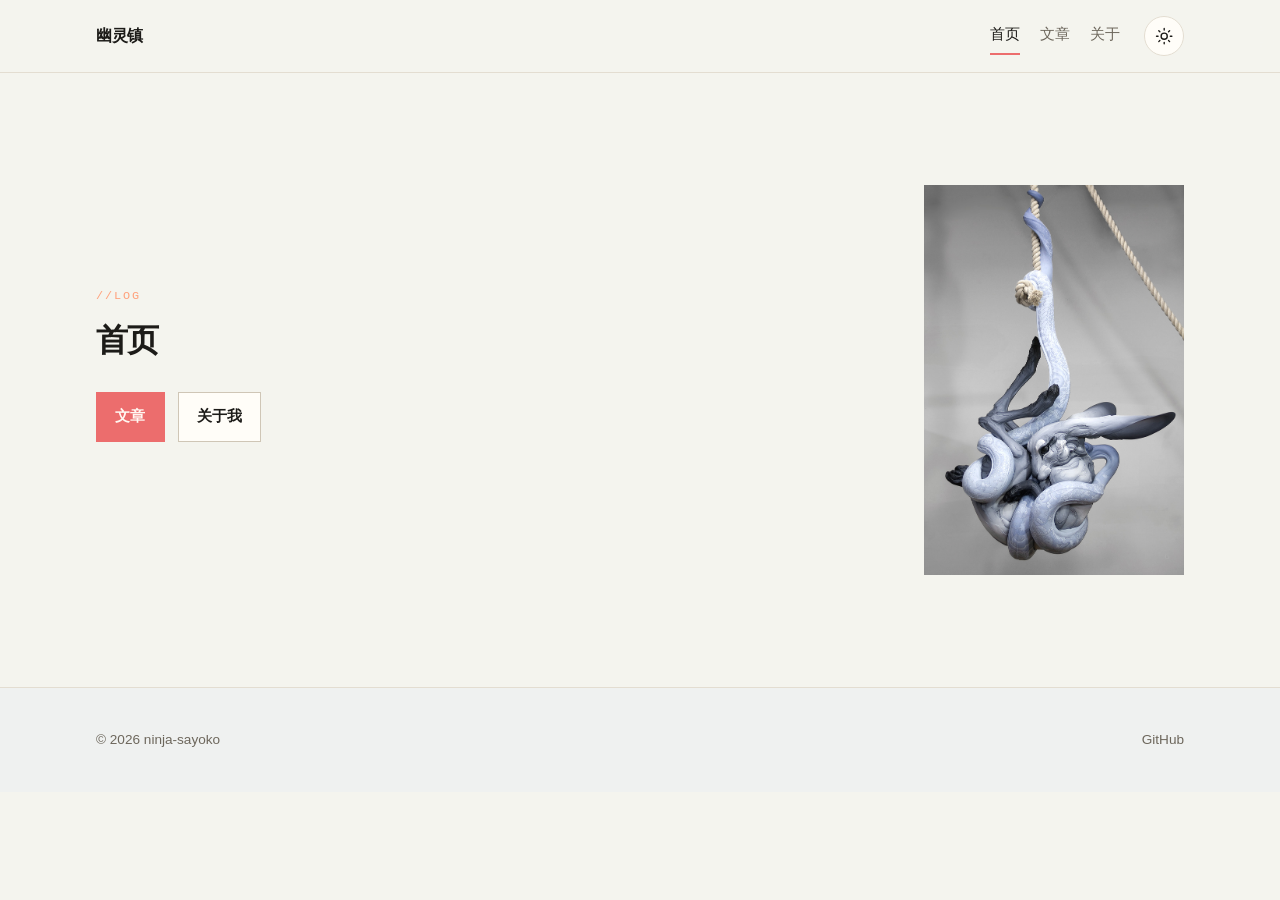
<file: index.html>
<!doctype html>
<html lang="zh-CN">
<head>
    <meta charset="UTF-8">
    <meta name="viewport" content="width=device-width, initial-scale=1.0">
    <title>Sayoko Blog</title>
    <meta name="description" content="ninja-sayoko">
    <link rel="canonical" href="https://sayokoinghostpia.github.io/">
    <meta property="og:type" content="website">
    <meta property="og:title" content="幽灵镇">
    <meta property="og:description" content="ninja-sayoko 的个人博客">
    <meta property="og:url" content="https://sayokoinghostpia.github.io/">
    <meta property="og:site_name" content="幽灵镇">
    <meta property="og:locale" content="zh_CN">
    <meta name="twitter:card" content="summary">
    <meta name="theme-color" media="(prefers-color-scheme: light)" content="#f7f4ed">
    <meta name="theme-color" media="(prefers-color-scheme: dark)" content="#111214">
    <link rel="icon" href="/img/favicon.svg" type="image/svg+xml">
    <script>
        (() => {
            let saved = null
            try { saved = localStorage.getItem('theme') } catch {}
            const dark = saved ? saved === 'dark'
                : matchMedia('(prefers-color-scheme: dark)').matches
            document.documentElement.dataset.theme = dark ? 'dark' : 'light'
        })()
    </script>
    <!-- 控制主题色 -->
  <script type="module" crossorigin src="/assets/main-COROdv5J.js"></script>
  <link rel="stylesheet" crossorigin href="/assets/main-BDgzse5K.css">
</head>
<body>
    <a class="skip-link" href="#main">跳到主要内容</a>
    <header class="site-header">
    <div class="container header-inner">
        <a class="brand" href="/" aria-label="Sayoko Blog">
            <span>幽灵镇</span>
        </a>
        <nav class="site-nav" aria-label="主导航">
            <a href="/">首页</a>
            <a href="/blog/">文章</a>
            <a href="/about/">关于</a>
        </nav>
        <button class="theme-toggle" id="theme-toggle" type="button" aria-label="切换主题">
            <svg class="icon icon-sun" viewBox="0 0 24 24" aria-hidden="true">
                <circle cx="12" cy="12" r="4"></circle>
                <path d="M12 2v2M12 20v2M4.93 4.93l1.41 1.41M17.66 17.66l1.41 1.41M2 12h2M20 12h2M4.93 19.07l1.41-1.41M17.66 6.34l1.41-1.41"></path>
            </svg>
            <svg class="icon icon-moon" viewBox="0 0 24 24" aria-hidden="true">
                <path d="M21 12.79A9 9 0 1 1 11.21 3 7 7 0 0 0 21 12.79z"></path>
            </svg>
        </button>
    </div>
</header>
<main id="main">

        <div class="container hero-inner">
            <div class="hero-copy">
                <p class="eyebrow">//LOG</p>
                <h1>首页</h1>
                <p class="hero-lede">

                </p>
                <div class="hero-actions">
                    <a class="btn btn-primary" href="/blog/">文章</a>
                    <a class="btn" href="/about/">关于我</a>
                </div>
                <ul class="hero-meta" aria-label="在意的事">
                    <!-- 添加列表/文本 -->
                </ul>
            </div>
            <div class="hero-image">
                <img src="/img/01_beth_cavener.jpg" alt="艺术家beth_cavener的作品" width="667" height="1000">
            </div>
        </div>
        <!-- 首页自我介绍 -->

    <!--section class="section section-muted">
        <div class="container home-about">
            <div>
                <p class="eyebrow">// ABOUT</p>
                <h4>关于</h4>
            </div>
            <div>
                <a class="text-link" href="/about/">了解更多 →</a>
            </div>
        </div>
    </section -->
</main>
    <footer class="site-footer">
    <div class="container footer-inner">
        <p>© <span id="year">2026</span> ninja-sayoko</p>
        <nav class="footer-nav" aria-label="页脚导航">
            <a href="https://github.com/sayokoinghostpia" target="_blank" rel="noopener noreferrer">GitHub</a>
        </nav>
    </div>
</footer>
</body>
</html>
</file>
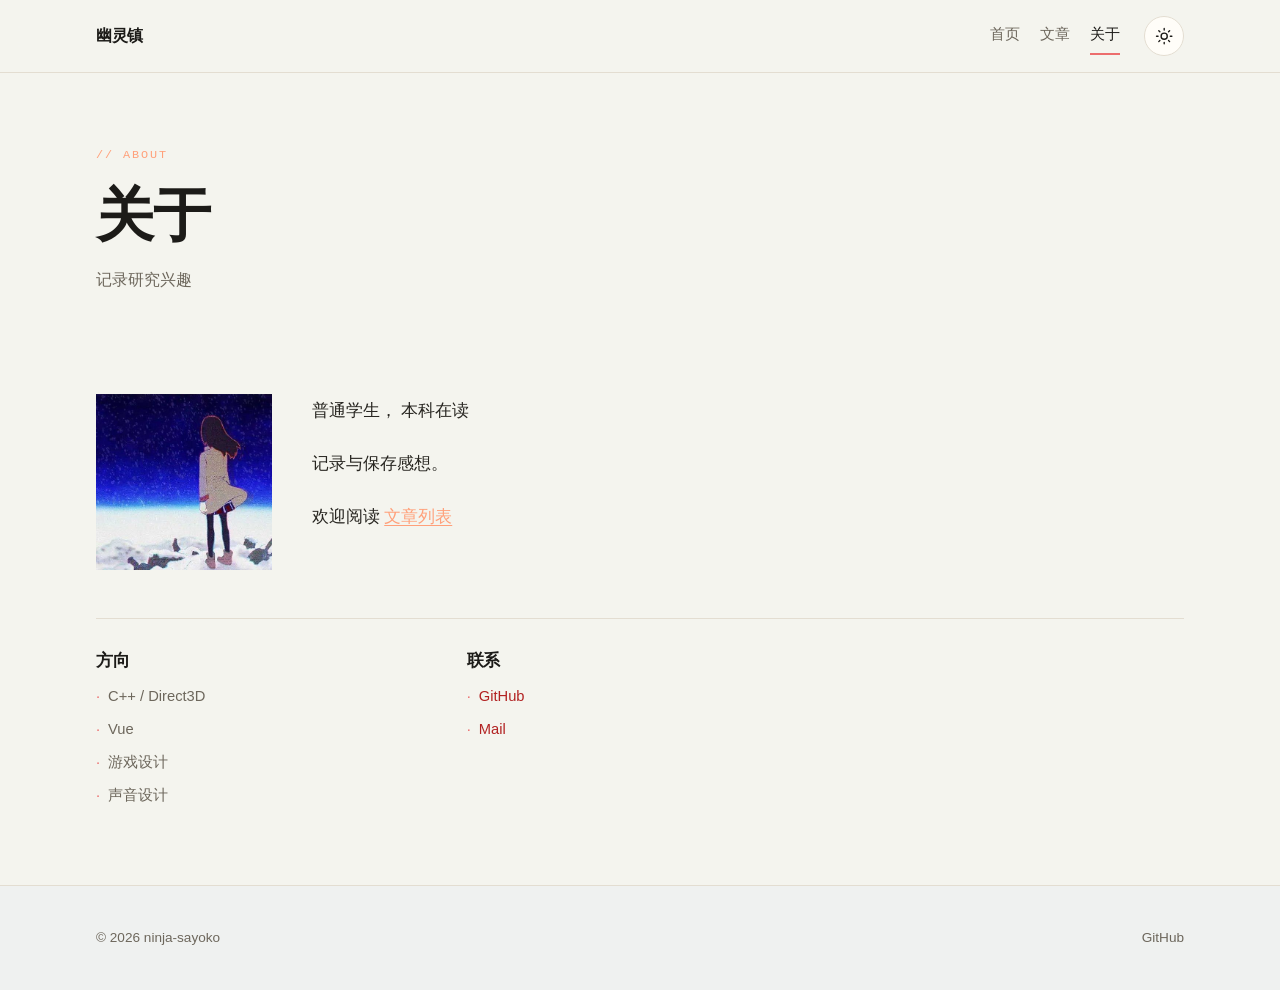
<file: about/index.html>
<!doctype html>
<html lang="zh-CN">
<head>
    <meta charset="UTF-8">
    <meta name="viewport" content="width=device-width, initial-scale=1.0">
    <title>Sayoko Blog</title>
    <meta name="description" content="ninja-sayoko">
    <link rel="canonical" href="https://sayokoinghostpia.github.io/">
    <meta property="og:type" content="website">
    <meta property="og:title" content="幽灵镇">
    <meta property="og:description" content="ninja-sayoko 的个人博客">
    <meta property="og:url" content="https://sayokoinghostpia.github.io/">
    <meta property="og:site_name" content="幽灵镇">
    <meta property="og:locale" content="zh_CN">
    <meta name="twitter:card" content="summary">
    <meta name="theme-color" media="(prefers-color-scheme: light)" content="#f7f4ed">
    <meta name="theme-color" media="(prefers-color-scheme: dark)" content="#111214">
    <link rel="icon" href="/img/favicon.svg" type="image/svg+xml">
    <script>
        (() => {
            let saved = null
            try { saved = localStorage.getItem('theme') } catch {}
            const dark = saved ? saved === 'dark'
                : matchMedia('(prefers-color-scheme: dark)').matches
            document.documentElement.dataset.theme = dark ? 'dark' : 'light'
        })()
    </script>
    <!-- 控制主题色 -->
  <script type="module" crossorigin src="/assets/main-COROdv5J.js"></script>
  <link rel="stylesheet" crossorigin href="/assets/main-BDgzse5K.css">
</head>
<body>
<a class="skip-link" href="#main">跳到主要内容</a>

<header class="site-header">
    <div class="container header-inner">
        <a class="brand" href="/" aria-label="Sayoko Blog">
            <span>幽灵镇</span>
        </a>
        <nav class="site-nav" aria-label="主导航">
            <a href="/">首页</a>
            <a href="/blog/">文章</a>
            <a href="/about/">关于</a>
        </nav>
        <button class="theme-toggle" id="theme-toggle" type="button" aria-label="切换主题">
            <svg class="icon icon-sun" viewBox="0 0 24 24" aria-hidden="true">
                <circle cx="12" cy="12" r="4"></circle>
                <path d="M12 2v2M12 20v2M4.93 4.93l1.41 1.41M17.66 17.66l1.41 1.41M2 12h2M20 12h2M4.93 19.07l1.41-1.41M17.66 6.34l1.41-1.41"></path>
            </svg>
            <svg class="icon icon-moon" viewBox="0 0 24 24" aria-hidden="true">
                <path d="M21 12.79A9 9 0 1 1 11.21 3 7 7 0 0 0 21 12.79z"></path>
            </svg>
        </button>
    </div>
</header>

<main id="main">
    <section class="page-head">
        <div class="container">
            <p class="eyebrow">// ABOUT</p>
            <h1>关于</h1>
            <p class="page-lede">记录研究兴趣</p>
        </div>
    </section>

    <section class="section">
        <div class="container">
            <div class="about-intro">
                <!--div class="about-mark" aria-hidden="true"-->
                    <img src="/img/profile.JPG" alt="" width="479" height="479">
                <!--/div-->
                <div class="prose">
                    <p>
                        普通学生，
                        本科在读
                    </p>
                    <p>
                        记录与保存感想。
                    </p>
                    <p>
                        欢迎阅读
                        <a href="/blog/">文章列表</a>
                    </p>
                </div>
            </div>

            <div class="about-grid">
                <section>
                    <h2>方向</h2>
                    <ul>
                        <li>C++ / Direct3D</li>
                        <li>Vue</li>
                        <li>游戏设计</li>
                        <li>声音设计</li>
                    </ul>
                </section>

                <section>
                    <h2>联系</h2>
                    <ul>
                        <li><a href="https://github.com/sayokoinghostpia" target="_blank" rel="noopener noreferrer">GitHub</a></li>
                        <li><a href="mailto:unrealrivivo@gmail.com" target="_blank" rel="noopener noreferrer">Mail</a></li>
                    </ul>
                </section>
            </div>
        </div>
    </section>
</main>

<footer class="site-footer">
    <div class="container footer-inner">
        <p>© <span id="year">2026</span> ninja-sayoko</p>
        <nav class="footer-nav" aria-label="页脚导航">
            <a href="https://github.com/sayokoinghostpia" target="_blank" rel="noopener noreferrer">GitHub</a>
        </nav>
    </div>
</footer>

</body>
</html>
</file>
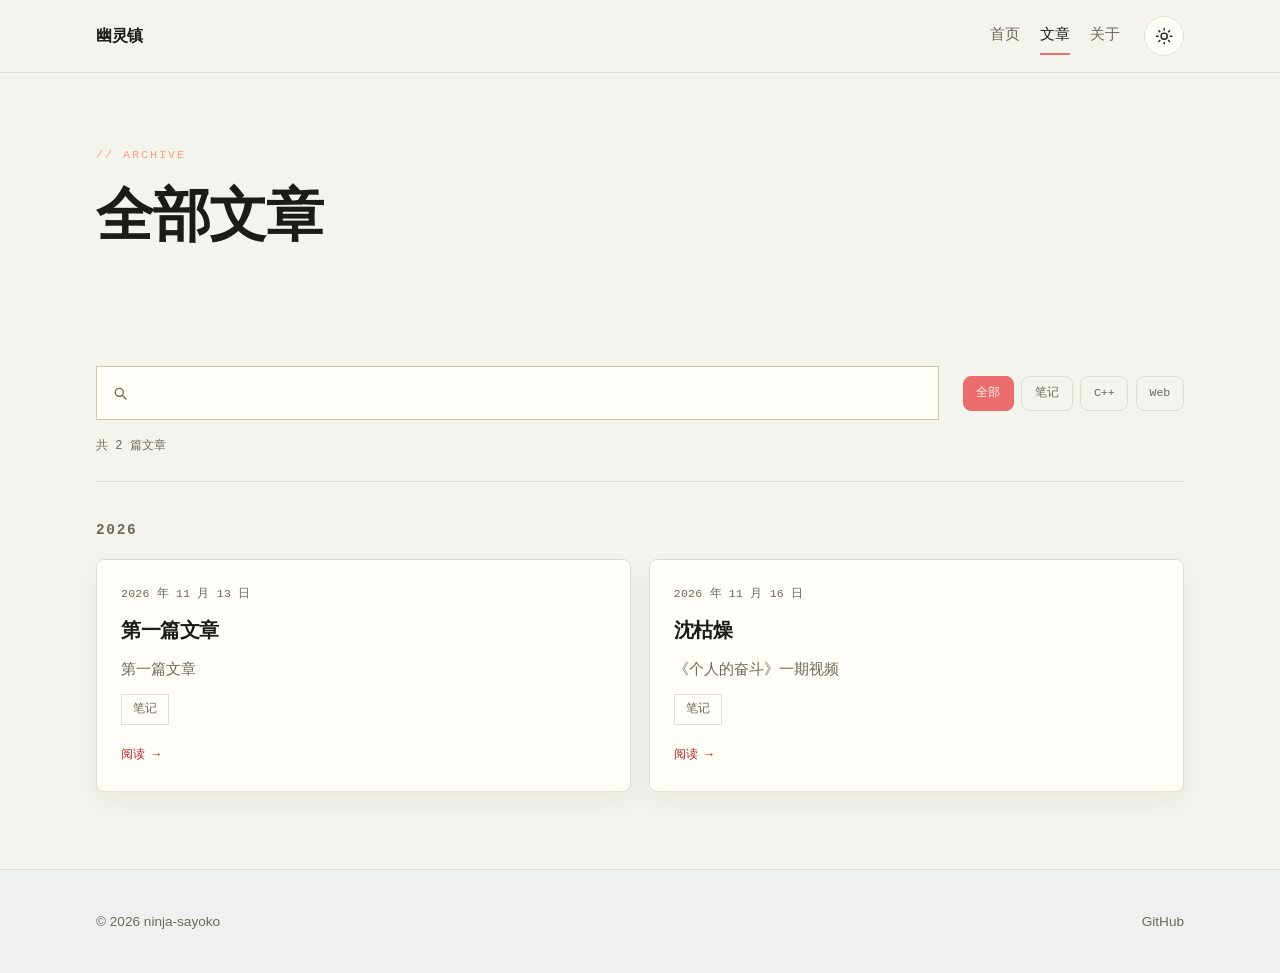
<file: blog/index.html>
<!doctype html>
<html lang="zh-CN">
<head>
    <meta charset="UTF-8">
    <meta name="viewport" content="width=device-width, initial-scale=1.0">
    <title>Sayoko Blog</title>
    <meta name="description" content="ninja-sayoko">
    <link rel="canonical" href="https://sayokoinghostpia.github.io/">
    <meta property="og:type" content="website">
    <meta property="og:title" content="幽灵镇">
    <meta property="og:description" content="ninja-sayoko 的个人博客">
    <meta property="og:url" content="https://sayokoinghostpia.github.io/">
    <meta property="og:site_name" content="幽灵镇">
    <meta property="og:locale" content="zh_CN">
    <meta name="twitter:card" content="summary">
    <meta name="theme-color" media="(prefers-color-scheme: light)" content="#f7f4ed">
    <meta name="theme-color" media="(prefers-color-scheme: dark)" content="#111214">
    <link rel="icon" href="/img/favicon.svg" type="image/svg+xml">
    <script>
        (() => {
            let saved = null
            try { saved = localStorage.getItem('theme') } catch {}
            const dark = saved ? saved === 'dark'
                : matchMedia('(prefers-color-scheme: dark)').matches
            document.documentElement.dataset.theme = dark ? 'dark' : 'light'
        })()
    </script>
    <!-- 控制主题色 -->
  <script type="module" crossorigin src="/assets/main-COROdv5J.js"></script>
  <link rel="stylesheet" crossorigin href="/assets/main-BDgzse5K.css">
</head>
<body>
<a class="skip-link" href="#main">跳到主要内容</a>

<header class="site-header">
    <div class="container header-inner">
        <a class="brand" href="/" aria-label="Sayoko Blog">
            <span>幽灵镇</span>
        </a>
        <nav class="site-nav" aria-label="主导航">
            <a href="/">首页</a>
            <a href="/blog/">文章</a>
            <a href="/about/">关于</a>
        </nav>
        <button class="theme-toggle" id="theme-toggle" type="button" aria-label="切换主题">
            <svg class="icon icon-sun" viewBox="0 0 24 24" aria-hidden="true">
                <circle cx="12" cy="12" r="4"></circle>
                <path d="M12 2v2M12 20v2M4.93 4.93l1.41 1.41M17.66 17.66l1.41 1.41M2 12h2M20 12h2M4.93 19.07l1.41-1.41M17.66 6.34l1.41-1.41"></path>
            </svg>
            <svg class="icon icon-moon" viewBox="0 0 24 24" aria-hidden="true">
                <path d="M21 12.79A9 9 0 1 1 11.21 3 7 7 0 0 0 21 12.79z"></path>
            </svg>
        </button>
    </div>
</header>

<main id="main">
    <section class="page-head">
        <div class="container">
            <p class="eyebrow">// ARCHIVE</p>
            <h1>全部文章</h1>
        </div>
    </section>

    <section class="section">
        <div class="container">
            <div class="blog-controls">
                <div class="search" aria-label="文章搜索">
                    <svg class="search-icon" viewBox="0 0 24 24" aria-hidden="true">
                        <circle cx="11" cy="11" r="6"></circle>
                        <path d="M16 16l5 5"></path>
                    </svg>
                    <label class="sr-only" for="post-search">搜索文章</label>
                    <input id="post-search" type="search" placeholder="" autocomplete="off">
                </div>

                <div class="filter-bar" role="group" aria-label="按标签筛选">
                    <button class="filter is-active" data-filter="all" type="button">全部</button>
                    <button class="filter" data-filter="notes" type="button">笔记</button>
                    <button class="filter" data-filter="cpp" type="button">C++</button>
                    <button class="filter" data-filter="web" type="button">Web</button>
                </div>

                <p class="blog-count" id="blog-count" aria-live="polite">共 4 篇文章</p>
            </div>

            <noscript>
                <p class="blog-count">搜索需启用JS</p>
            </noscript>

            <p class="empty-state" id="blog-empty" hidden>
                没有相关的痕迹...
            </p>

            <section class="year-group" data-year="2026">
                <h2 class="year-title">2026</h2>

                <div class="post-grid">
                    <article class="post-card" data-title="第一篇文章" data-tags="notes meta">
                        <p class="post-card__meta">
                            <time datetime="2026-11-13">2026 年 11 月 13 日</time>
                        </p>
                        <h3><a href="/posts/hello-world/">第一篇文章</a></h3>
                        <p>第一篇文章</p>
                        <div class="tag-list">
                            <a class="tag" href="/blog/?tag=notes">笔记</a>
                        </div>
                        <a class="post-card__more" href="/posts/hello-world/">阅读 →</a>
                    </article>
                    <article class="post-card" data-title="沈枯燥" data-tags="notes meta">
                        <p class="post-card__meta">
                            <time datetime="2026-11-13">2026 年 11 月 16 日</time>
                        </p>
                        <h3><a href="/posts/personal-struggle/">沈枯燥</a></h3>
                        <p>《个人的奋斗》一期视频</p>
                        <div class="tag-list">
                            <a class="tag" href="/blog/?tag=notes">笔记</a>
                        </div>
                        <a class="post-card__more" href="/posts/personal-struggle/">阅读 →</a>
                    </article>

                </div>
            </section>
        </div>
    </section>
</main>
<footer class="site-footer">
    <div class="container footer-inner">
        <p>© <span id="year">2026</span> ninja-sayoko</p>
        <nav class="footer-nav" aria-label="页脚导航">
            <a href="https://github.com/sayokoinghostpia" target="_blank" rel="noopener noreferrer">GitHub</a>
        </nav>
    </div>
</footer>
</body>
</html>
</file>
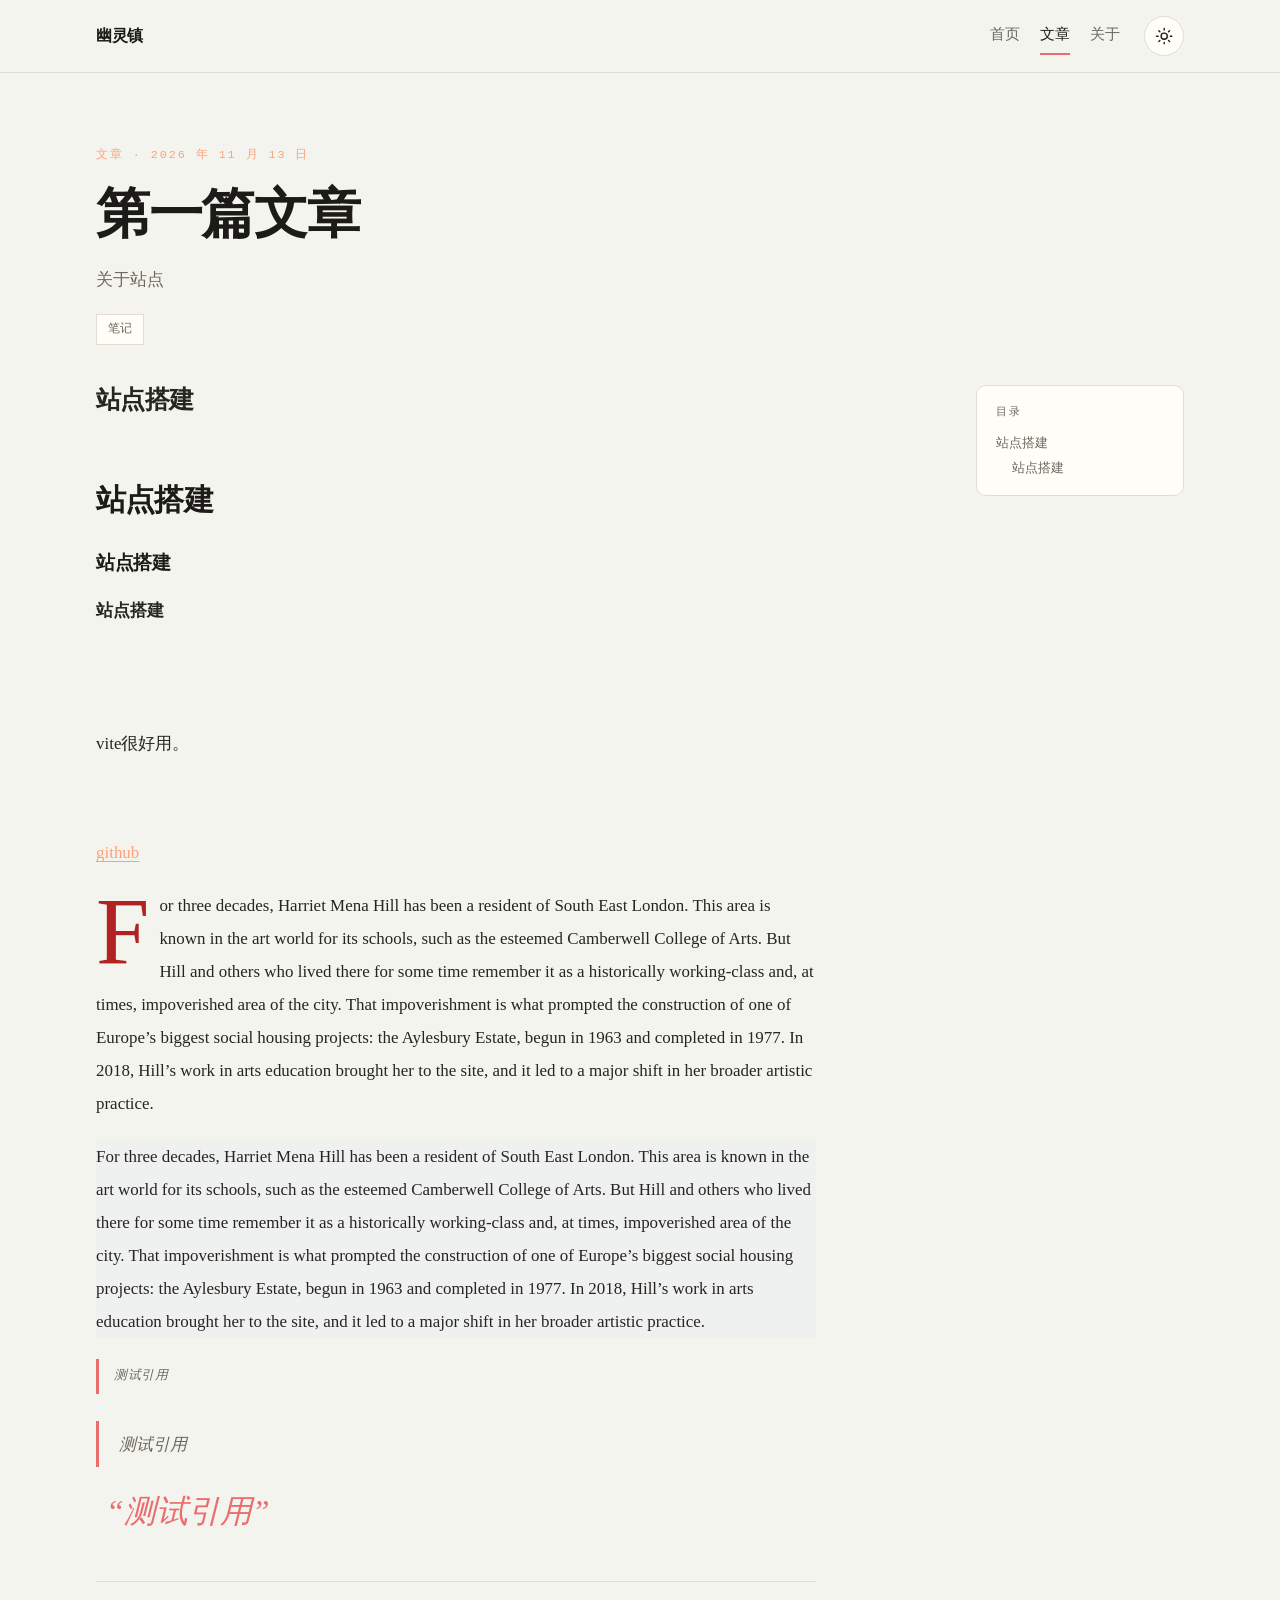
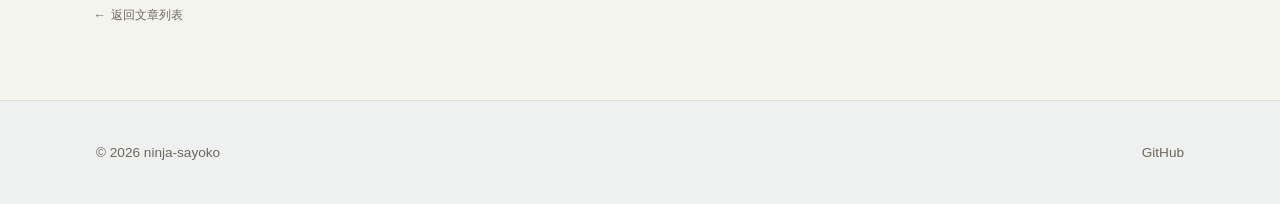
<file: posts/hello-world/index.html>
<!doctype html>
<html lang="zh-CN">
<head>
    <meta charset="UTF-8">
    <meta name="viewport" content="width=device-width, initial-scale=1.0">
    <title>Sayoko Blog</title>
    <meta name="description" content="ninja-sayoko">
    <link rel="canonical" href="https://sayokoinghostpia.github.io/">
    <meta property="og:type" content="website">
    <meta property="og:title" content="幽灵镇">
    <meta property="og:description" content="ninja-sayoko 的个人博客">
    <meta property="og:url" content="https://sayokoinghostpia.github.io/">
    <meta property="og:site_name" content="幽灵镇">
    <meta property="og:locale" content="zh_CN">
    <meta name="twitter:card" content="summary">
    <meta name="theme-color" media="(prefers-color-scheme: light)" content="#f7f4ed">
    <meta name="theme-color" media="(prefers-color-scheme: dark)" content="#111214">
    <link rel="icon" href="/img/favicon.svg" type="image/svg+xml">
    <script>
        (() => {
            let saved = null
            try { saved = localStorage.getItem('theme') } catch {}
            const dark = saved ? saved === 'dark'
                : matchMedia('(prefers-color-scheme: dark)').matches
            document.documentElement.dataset.theme = dark ? 'dark' : 'light'
        })()
    </script>
    <!-- 控制主题色 -->
  <script type="module" crossorigin src="/assets/main-COROdv5J.js"></script>
  <link rel="stylesheet" crossorigin href="/assets/main-BDgzse5K.css">
</head>
<body>
<a class="skip-link" href="#main">跳到主要内容</a>

<header class="site-header">
    <div class="container header-inner">
        <a class="brand" href="/" aria-label="Sayoko Blog">
            <span>幽灵镇</span>
        </a>
        <nav class="site-nav" aria-label="主导航">
            <a href="/">首页</a>
            <a href="/blog/">文章</a>
            <a href="/about/">关于</a>
        </nav>
        <button class="theme-toggle" id="theme-toggle" type="button" aria-label="切换主题">
            <svg class="icon icon-sun" viewBox="0 0 24 24" aria-hidden="true">
                <circle cx="12" cy="12" r="4"></circle>
                <path d="M12 2v2M12 20v2M4.93 4.93l1.41 1.41M17.66 17.66l1.41 1.41M2 12h2M20 12h2M4.93 19.07l1.41-1.41M17.66 6.34l1.41-1.41"></path>
            </svg>
            <svg class="icon icon-moon" viewBox="0 0 24 24" aria-hidden="true">
                <path d="M21 12.79A9 9 0 1 1 11.21 3 7 7 0 0 0 21 12.79z"></path>
            </svg>
        </button>
    </div>
</header>

<main id="main">
    <article class="post container">
        <header class="post-header">
            <p class="eyebrow">
                文章 · <time datetime="2026-11-13">2026 年 11 月 13 日</time>
            </p>
            <h1>第一篇文章</h1>
            <p class="post-summary">关于站点</p>
            <div class="tag-list">
                <a class="tag" href="/blog/?tag=notes">笔记</a>
            </div>
        </header>

        <div class="post-layout">
            <aside class="post-toc" aria-label="目录">
                <p class="post-toc__title">目录</p>
                <nav id="toc"></nav>
            </aside>

            <div class="post-content prose">
                <h1>站点搭建</h1>
                <h2>站点搭建</h2>
                <h3>站点搭建</h3>
                <h4>站点搭建</h4>
                <p class="section">
                    vite很好用。
                </p>
                <a href="http://github.com">github</a>

                <p>
                <span class="element-drop-cap">
                    <span class="element-drop-cap-letter">F</span></span>or three decades, Harriet Mena Hill has been a resident of South East London. This area is known in the art world for its schools, such as the esteemed Camberwell College of Arts. But Hill and others who lived there for some time remember it as a historically working-class and, at times, impoverished area of the city. That impoverishment is what prompted the construction of one of Europe’s biggest social housing projects: the Aylesbury Estate, begun in 1963 and completed in 1977. In 2018, Hill’s work in arts education brought her to the site, and it led to a major shift in her broader artistic practice.
                </p>

                <p class="section-muted">
                    For three decades, Harriet Mena Hill has been a resident of South East London. This area is known in the art world for its schools, such as the esteemed Camberwell College of Arts. But Hill and others who lived there for some time remember it as a historically working-class and, at times, impoverished area of the city. That impoverishment is what prompted the construction of one of Europe’s biggest social housing projects: the Aylesbury Estate, begun in 1963 and completed in 1977. In 2018, Hill’s work in arts education brought her to the site, and it led to a major shift in her broader artistic practice.
                </p>
                <blockquote class="text-link">测试引用</blockquote>
                <blockquote>测试引用</blockquote>
                <span class="proverbs">“测试引用”</span>

            </div>
        </div>

        <footer class="post-footer">
            <nav class="post-nav" aria-label="文章导航">
                <a href="/blog/">← 返回文章列表</a>
            </nav>
        </footer>
    </article>
</main>

<footer class="site-footer">
    <div class="container footer-inner">
        <p>© <span id="year">2026</span> ninja-sayoko</p>
        <nav class="footer-nav" aria-label="页脚导航">
            <a href="https://github.com/sayokoinghostpia" target="_blank" rel="noopener noreferrer">GitHub</a>
        </nav>
    </div>
</footer>

</body>
</html>
</file>
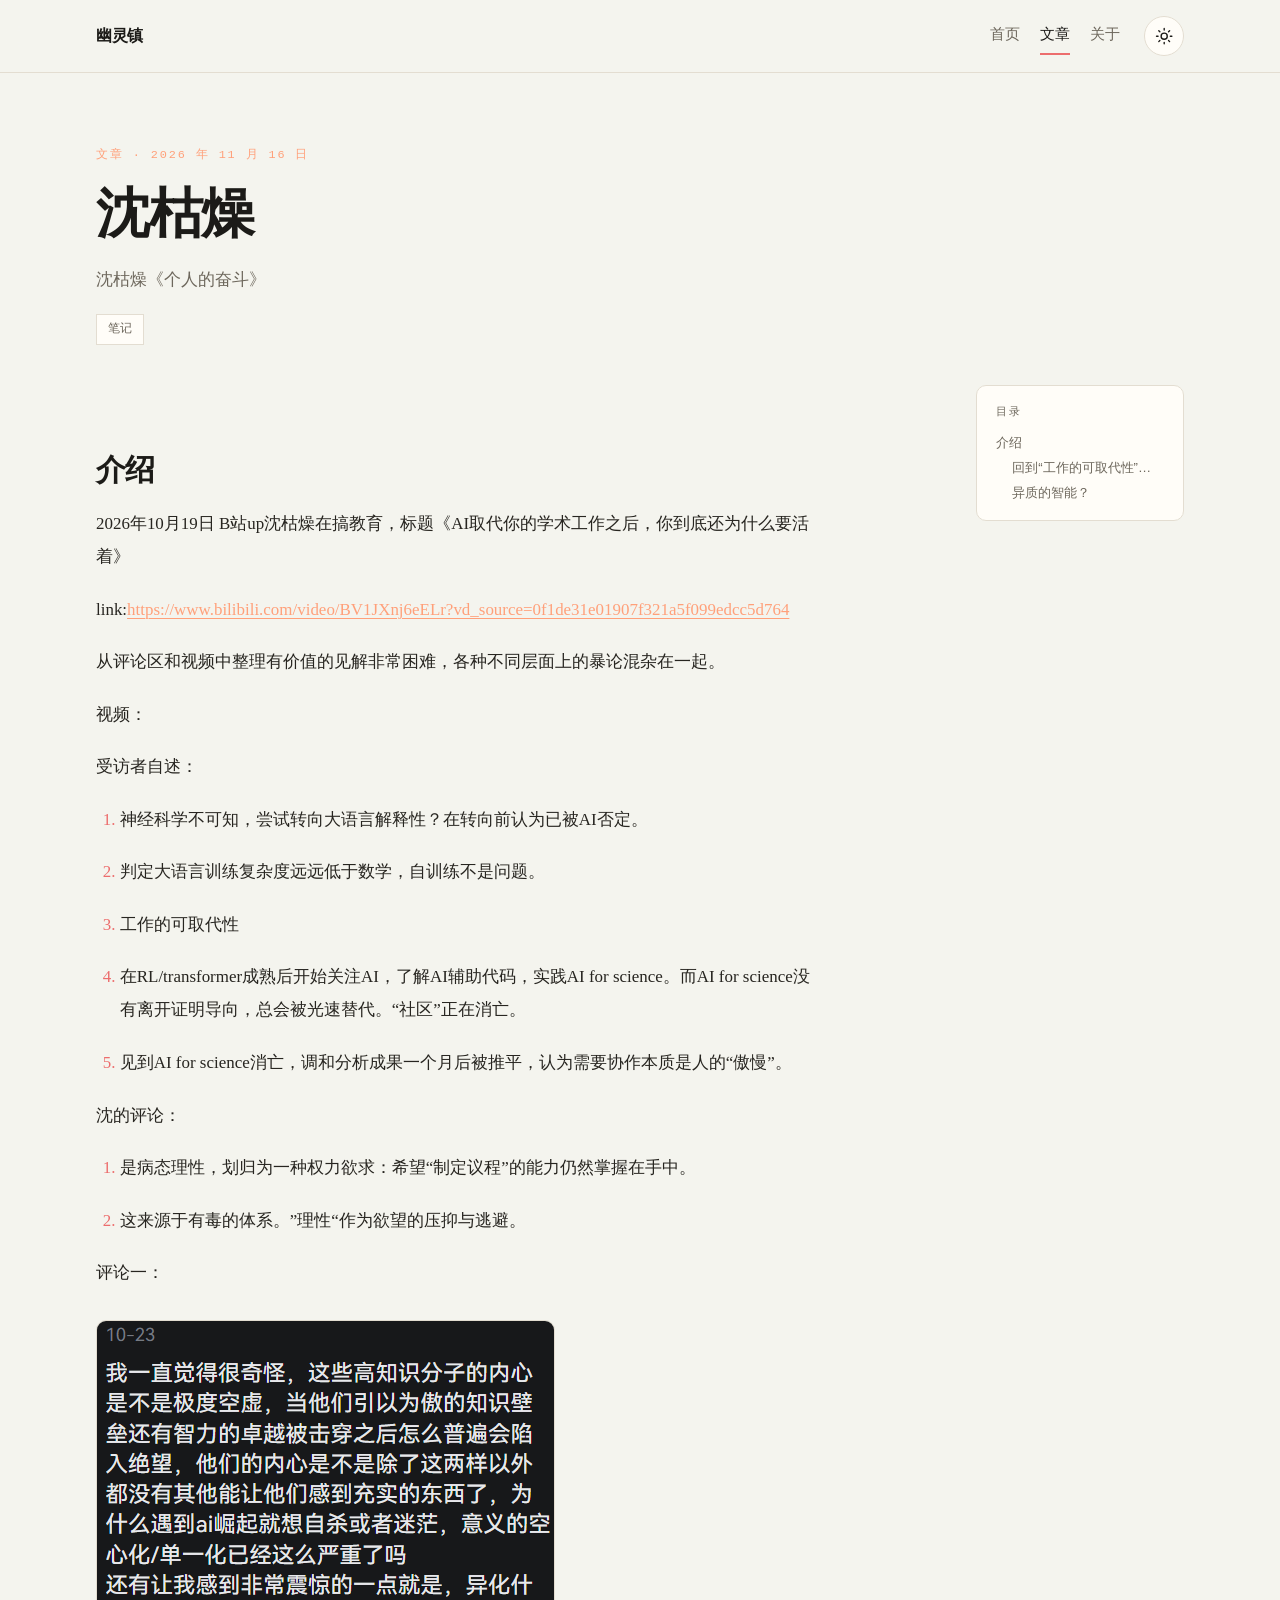
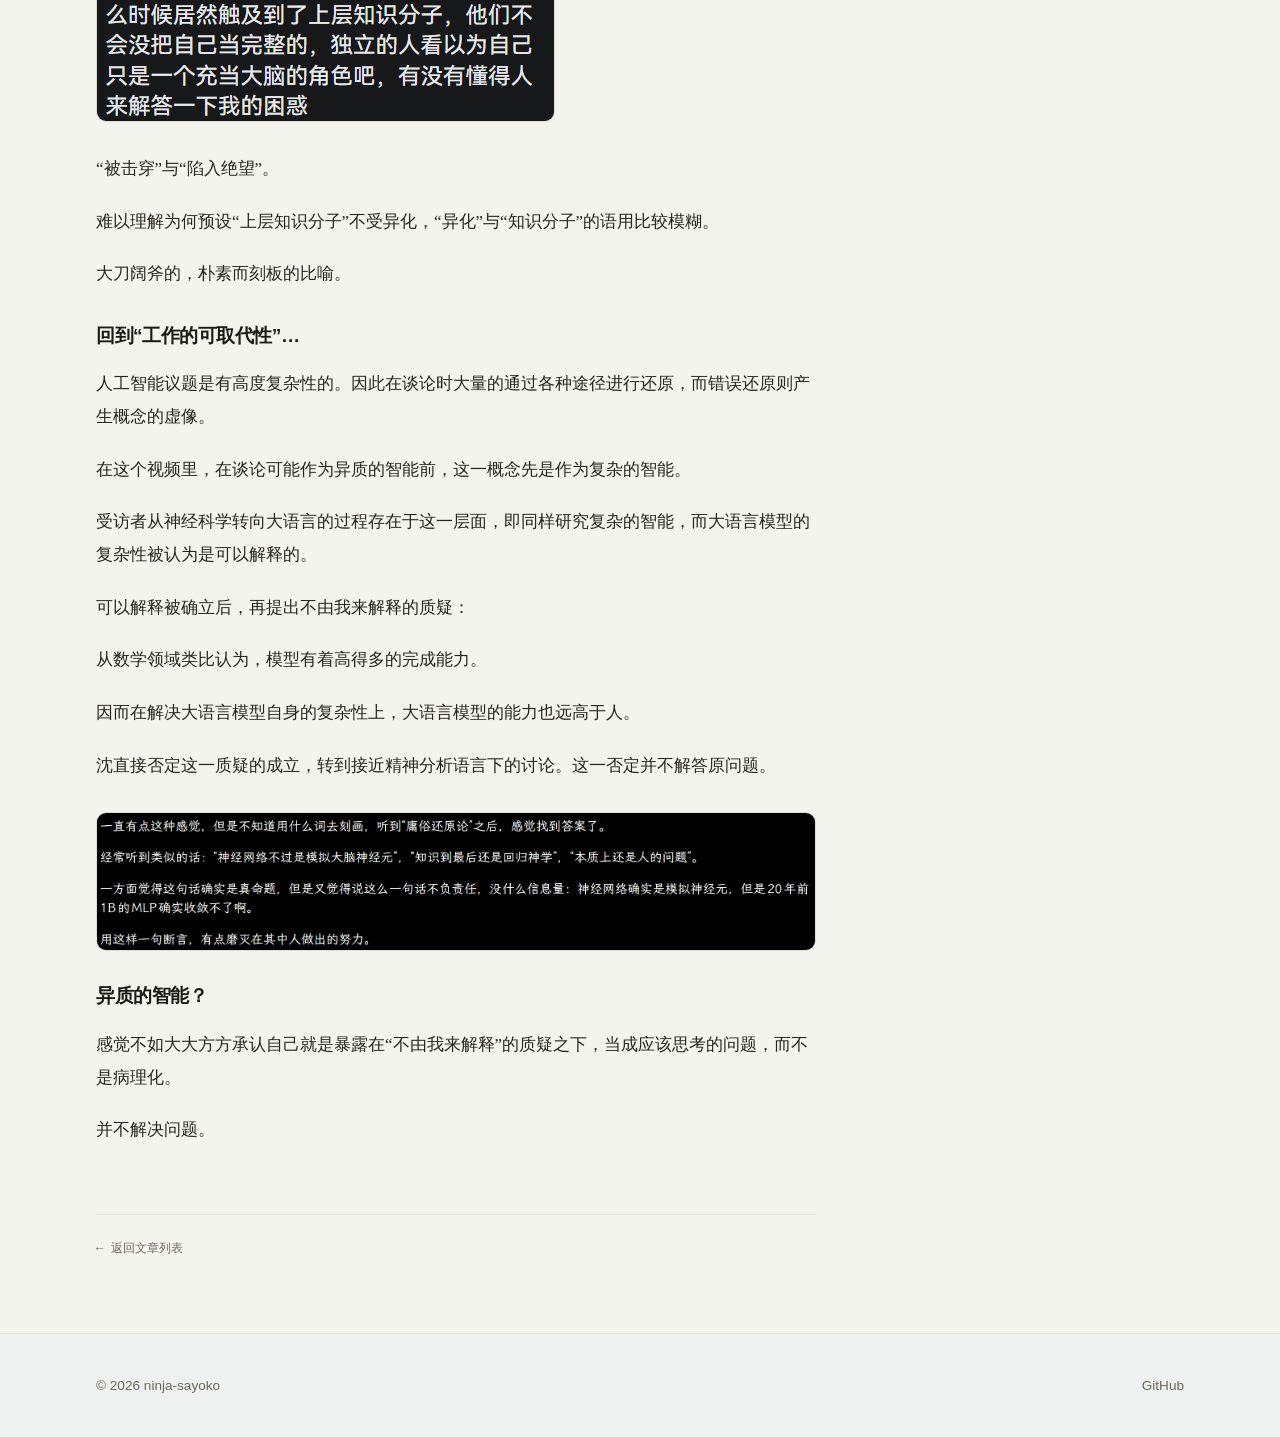
<file: posts/personal-struggle/index.html>
<!doctype html>
<html lang="zh-CN">
<head>
    <meta charset="UTF-8">
    <meta name="viewport" content="width=device-width, initial-scale=1.0">
    <title>Sayoko Blog</title>
    <meta name="description" content="ninja-sayoko">
    <link rel="canonical" href="https://sayokoinghostpia.github.io/">
    <meta property="og:type" content="website">
    <meta property="og:title" content="幽灵镇">
    <meta property="og:description" content="ninja-sayoko 的个人博客">
    <meta property="og:url" content="https://sayokoinghostpia.github.io/">
    <meta property="og:site_name" content="幽灵镇">
    <meta property="og:locale" content="zh_CN">
    <meta name="twitter:card" content="summary">
    <meta name="theme-color" media="(prefers-color-scheme: light)" content="#f7f4ed">
    <meta name="theme-color" media="(prefers-color-scheme: dark)" content="#111214">
    <link rel="icon" href="/img/favicon.svg" type="image/svg+xml">
    <script>
        (() => {
            let saved = null
            try { saved = localStorage.getItem('theme') } catch {}
            const dark = saved ? saved === 'dark'
                : matchMedia('(prefers-color-scheme: dark)').matches
            document.documentElement.dataset.theme = dark ? 'dark' : 'light'
        })()
    </script>
    <!-- 控制主题色 -->
  <script type="module" crossorigin src="/assets/main-COROdv5J.js"></script>
  <link rel="stylesheet" crossorigin href="/assets/main-BDgzse5K.css">
</head>
<body>
<a class="skip-link" href="#main">跳到主要内容</a>

<header class="site-header">
    <div class="container header-inner">
        <a class="brand" href="/" aria-label="Sayoko Blog">
            <span>幽灵镇</span>
        </a>
        <nav class="site-nav" aria-label="主导航">
            <a href="/">首页</a>
            <a href="/blog/">文章</a>
            <a href="/about/">关于</a>
        </nav>
        <button class="theme-toggle" id="theme-toggle" type="button" aria-label="切换主题">
            <svg class="icon icon-sun" viewBox="0 0 24 24" aria-hidden="true">
                <circle cx="12" cy="12" r="4"></circle>
                <path d="M12 2v2M12 20v2M4.93 4.93l1.41 1.41M17.66 17.66l1.41 1.41M2 12h2M20 12h2M4.93 19.07l1.41-1.41M17.66 6.34l1.41-1.41"></path>
            </svg>
            <svg class="icon icon-moon" viewBox="0 0 24 24" aria-hidden="true">
                <path d="M21 12.79A9 9 0 1 1 11.21 3 7 7 0 0 0 21 12.79z"></path>
            </svg>
        </button>
    </div>
</header>

<main id="main">
    <article class="post container">
        <header class="post-header">
            <p class="eyebrow">
                文章 · <time datetime="2026-11-13">2026 年 11 月 16 日</time>
            </p>
            <h1>沈枯燥</h1>
            <p class="post-summary">沈枯燥《个人的奋斗》</p>
            <div class="tag-list">
                <a class="tag" href="/blog/?tag=notes">笔记</a>
            </div>
        </header>

        <div class="post-layout">
            <aside class="post-toc" aria-label="目录">
                <p class="post-toc__title">目录</p>
                <nav id="toc"></nav>
            </aside>

            <div class="post-content prose">
                <h2 >介绍</h2>
                <p >2026年10月19日 B站up沈枯燥在搞教育，标题《AI取代你的学术工作之后，你到底还为什么要活着》</p>
                <p >link:<a href="https://www.bilibili.com/video/BV1JXnj6eELr?vd_source=0f1de31e01907f321a5f099edcc5d764">https://www.bilibili.com/video/BV1JXnj6eELr?vd_source=0f1de31e01907f321a5f099edcc5d764</a></p>
                <p>
                </p><p >从评论区和视频中整理有价值的见解非常困难，各种不同层面上的暴论混杂在一起。</p><p >
            </p><p >视频：</p><p>受访者自述：</p><ol type="1" class="numbered-list" start="1" ><li>神经科学不可知，尝试转向大语言解释性？在转向前认为已被AI否定。</li></ol><ol type="1" class="numbered-list" start="2" dir="auto"><li>判定大语言训练复杂度远远低于数学，自训练不是问题。</li></ol><ol type="1" id="419577ba-955a-8027-a590-e0cb731b8d23" class="numbered-list" start="3" dir="auto"><li>工作的可取代性</li></ol><ol type="1" id="419577ba-955a-8083-abff-e4750217a3fb" class="numbered-list" start="4" dir="auto"><li>在RL/transformer成熟后开始关注AI，了解AI辅助代码，实践AI for science。而AI for science没有离开证明导向，总会被光速替代。“社区”正在消亡。</li></ol><ol type="1" id="419577ba-955a-8049-950c-e0fda975aa43" class="numbered-list" start="5" dir="auto"><li>见到AI for science消亡，调和分析成果一个月后被推平，认为需要协作本质是人的“傲慢”。</li></ol><p id="419577ba-955a-80af-ab8b-c6f0fd54326a" class="" dir="auto">沈的评论：</p><ol type="1" id="419577ba-955a-805f-8b04-e832983cf164" class="numbered-list" start="1" dir="auto"><li>是病态理性，划归为一种权力欲求：希望“制定议程”的能力仍然掌握在手中。</li></ol><ol type="1" id="419577ba-955a-80ef-8141-c275104adc00" class="numbered-list" start="2" dir="auto"><li>这来源于有毒的体系。”理性“作为欲望的压抑与逃避。</li></ol><p id="419577ba-955a-80fb-88cd-ed4ef95350cd" class="" dir="auto">
            </p><p id="419577ba-955a-80ce-bb8a-fdd4177347be" class="" dir="auto">
            </p><p id="419577ba-955a-80e9-89bb-f278df2626f4" class="" dir="auto">
            </p><p id="419577ba-955a-8066-8a74-f70cf33d075a" class="" dir="auto">评论一：</p><figure id="419577ba-955a-802b-af01-e991759e982c" class="image" data-notion-image="%E5%B1%8F%E5%B9%95%E6%88%AA%E5%9B%BE_2026-11-15_224722.png" dir="ltr"><img alt="一则评论" src="/img/comment1.png"/></figure><p id="419577ba-955a-80d5-a11e-c52abda4e149" class="" dir="auto">“被击穿”与“陷入绝望”。</p><p id="419577ba-955a-803a-a52b-e607e1fff8f6" class="" dir="auto">难以理解为何预设“上层知识分子”不受异化，“异化”与“知识分子”的语用比较模糊。</p><p id="419577ba-955a-8034-9d47-d4ebb21eba8c" class="" dir="auto">大刀阔斧的，朴素而刻板的比喻。</p><p id="419577ba-955a-80bd-80a6-e6f09e81f5e5" class="" dir="auto">
            </p><h3 id="419577ba-955a-8064-9369-f5a9fb7a4a76" class="" dir="auto">回到“工作的可取代性”…</h3><p id="419577ba-955a-804d-a690-ecf627c42cfb" class="" dir="auto">
            </p><p id="419577ba-955a-80fe-b00b-e0c42d8979ef" class="" dir="auto">人工智能议题是有高度复杂性的。因此在谈论时大量的通过各种途径进行还原，而错误还原则产生概念的虚像。</p><p id="419577ba-955a-804b-b74c-f7b7f8987425" class="" dir="auto">在这个视频里，在谈论可能作为异质的智能前，这一概念先是作为复杂的智能。</p><p id="419577ba-955a-80ea-95d3-d6a5a0c3fa3b" class="" dir="auto">受访者从神经科学转向大语言的过程存在于这一层面，即同样研究复杂的智能，而大语言模型的复杂性被认为是可以解释的。</p><p id="419577ba-955a-805b-951c-ce5d87adc3ea" class="" dir="auto">可以解释被确立后，再提出不由我来解释的质疑：</p><p id="419577ba-955a-8046-9b12-f9879b603968" class="" dir="auto">从数学领域类比认为，模型有着高得多的完成能力。</p><p id="419577ba-955a-8072-805f-e93c018257fb" class="" dir="auto">因而在解决大语言模型自身的复杂性上，大语言模型的能力也远高于人。</p><p id="419577ba-955a-80ab-bc3f-f354d62c9ce4" class="" dir="auto">沈直接否定这一质疑的成立，转到接近精神分析语言下的讨论。这一否定并不解答原问题。</p><figure id="419577ba-955a-8007-bf45-c9ce6e2b96ea" class="image" data-notion-image="%E5%B1%8F%E5%B9%95%E6%88%AA%E5%9B%BE_2026-11-15_235415.png" dir="ltr"><img alt="Seeking Complexity博客的选段"  src="/img/comment2.png"/></figure><h3 id="419577ba-955a-8050-a96b-ff6de70e2fba" class="" dir="auto">异质的智能？</h3><p id="419577ba-955a-8043-9d8a-dc9c5b98fb80" class="" dir="auto">
            </p><p id="419577ba-955a-802c-bf62-d0cb28b81a19" class="" dir="auto">感觉不如大大方方承认自己就是暴露在“不由我来解释”的质疑之下，当成应该思考的问题，而不是病理化。</p><p id="419577ba-955a-807a-ac5d-c6c0f7043d27" class="" dir="auto">并不解决问题。</p><p id="419577ba-955a-80d7-964c-c063e32813f4" class="" dir="auto">
            </p><p id="419577ba-955a-809f-bc28-e1c7ca612960" class="" dir="auto">
            </div>
        </div>

        <footer class="post-footer">
            <nav class="post-nav" aria-label="文章导航">
                <a href="/blog/">← 返回文章列表</a>
            </nav>
        </footer>
    </article>
</main>

<footer class="site-footer">
    <div class="container footer-inner">
        <p>© <span id="year">2026</span> ninja-sayoko</p>
        <nav class="footer-nav" aria-label="页脚导航">
            <a href="https://github.com/sayokoinghostpia" target="_blank" rel="noopener noreferrer">GitHub</a>
        </nav>
    </div>
</footer>

</body>
</html>
</file>
<file: assets/main-BDgzse5K.css>
:root{color-scheme:light;--bg: #f4f4ee;--bg-soft: #eff1f0;--surface: #fffdf8;--ink: #1c1b18;--ink-soft: #272520;--muted: #6d675c;--line: #e3ddd1;--line-strong: #cfc6b6;--accent: #ec6d6d;--accent-strong: #FFA07A;--accent-soft: #f4e6e0;--accent-contrast: #fff8f2;--link: #B22222;--code-bg: #f1ede4;--code-ink: #2b2822;--shadow: 0 10px 30px rgb(28 27 24 / .06);--shadow-strong: 0 18px 50px rgb(28 27 24 / .1);--font-sans: ui-sans-serif, -apple-system, BlinkMacSystemFont, "Segoe UI", "PingFang SC", "Hiragino Sans GB", "Microsoft YaHei", sans-serif;--font-serif: "Iowan Old Style", "Palatino Linotype", "Songti SC", "Noto Serif SC", "SimSun", serif;--font-mono:"JetBrains Mono", "SFMono-Regular", Consolas, "Liberation Mono", monospace;--content: 45rem;--wide: 68rem;--radius: 10px;--radius-lg: 8px;--header-height: 4.5rem;--transition: .18s ease}:root[data-theme=dark]{color-scheme:dark;--bg: #111214;--bg-soft: #15171a;--surface: #17191c;--ink: #e9e5dc;--ink-soft: #d3cec4;--muted: #a39d92;--line: #2a2d31;--line-strong: #3a3e44;--accent: #00CED1;--accent-strong: #AFEEEE;--accent-soft: #343f46;--accent-contrast: #1a120d;--link: #B0E0E6;--code-bg: #1b1e22;--code-ink: #e9e5dc;--shadow: 0 10px 30px rgb(0 0 0 / .35);--shadow-strong: 0 18px 50px rgb(0 0 0 / .5)}*,*:before,*:after{box-sizing:border-box}html{scroll-behavior:smooth;-webkit-text-size-adjust:100%}body{margin:0;min-height:100vh;background:var(--bg);color:var(--ink);font-family:var(--font-sans),"Microsoft YaHei",sans-serif;font-size:1rem;line-height:1.75;-webkit-font-smoothing:antialiased;text-rendering:optimizeLegibility}img,svg{display:block;max-width:100%}img{height:auto}a{color:var(--link);text-decoration:none}a:hover{text-decoration:underline;text-underline-offset:.16em}button,input{font:inherit;color:inherit}button{cursor:pointer}h1,h2,h3{margin:0;line-height:1.18;letter-spacing:-.025em}p,ul,ol,blockquote,figure,pre{margin:0}ul,ol{padding:0;list-style:none}i{font-style:italic}[hidden]{display:none!important}::selection{background:var(--accent);color:var(--accent-contrast)}:focus-visible{outline:2px solid var(--accent);outline-offset:3px}.container{width:min(100% - 2.5rem,var(--wide));margin-inline:auto}.sr-only{position:absolute;width:1px;height:1px;padding:0;margin:-1px;overflow:hidden;clip:rect(0,0,0,0);white-space:nowrap;border:0}.skip-link{position:absolute;left:1rem;top:-100%;z-index:100;padding:.6rem 1rem;border-radius:var(--radius);background:var(--ink);color:var(--bg)}.skip-link:focus{top:1rem}@media(prefers-reduced-motion:reduce){html{scroll-behavior:auto}*,*:before,*:after{animation-duration:.01ms!important;animation-iteration-count:1!important;transition-duration:.01ms!important}}.site-header{position:sticky;top:0;z-index:50;border-bottom:1px solid var(--line);background:var(--bg);background:color-mix(in srgb,var(--bg) 88%,transparent);-webkit-backdrop-filter:blur(14px);backdrop-filter:blur(14px)}.header-inner{display:flex;flex-wrap:wrap;align-items:center;gap:1.5rem;min-height:var(--header-height);padding-block:.6rem}.brand{display:inline-flex;align-items:center;gap:.65rem;color:var(--ink);font-weight:700;letter-spacing:-.02em;text-decoration:none}.brand:hover{color:var(--accent-strong);text-decoration:none}.brand img{border-radius:9px;box-shadow:var(--shadow)}.site-nav{display:flex;flex-wrap:wrap;align-items:center;gap:1.25rem;margin-left:auto}.site-nav a{padding:.3rem 0;border-bottom:2px solid transparent;color:var(--muted);font-size:.92rem;text-decoration:none;transition:color var(--transition),border-color var(--transition)}.site-nav a:hover{color:var(--ink);text-decoration:none}.site-nav a[aria-current=page]{border-bottom-color:var(--accent);color:var(--ink)}.theme-toggle{display:grid;place-items:center;width:2.5rem;height:2.5rem;border:1px solid var(--line);border-radius:50%;background:var(--surface);color:var(--ink);transition:color var(--transition),border-color var(--transition),transform var(--transition)}.theme-toggle:hover{border-color:var(--accent);color:var(--accent-strong);transform:translateY(-1px)}.icon{width:1.15rem;height:1.15rem;fill:none;stroke:currentColor;stroke-width:1.8;stroke-linecap:round;stroke-linejoin:round}.icon-moon,[data-theme=dark] .icon-sun{display:none}[data-theme=dark] .icon-moon{display:block}.hero{position:relative;overflow:hidden;border-bottom:1px solid var(--line)}.hero:before{content:"";position:absolute;inset:0;background-image:radial-gradient(var(--line) 1px,transparent 1px);background-size:22px 22px;-webkit-mask-image:linear-gradient(to bottom,black,transparent 78%);mask-image:linear-gradient(to bottom,black,transparent 78%);pointer-events:none}.hero:after{content:"";position:absolute;top:-30%;right:-12%;width:42rem;height:42rem;border-radius:50%;background:radial-gradient(circle,var(--accent-soft),transparent 65%);opacity:.8;pointer-events:none}.hero-inner{position:relative;z-index:1;display:grid;grid-template-columns:minmax(0,1.5fr) minmax(0,.5fr);gap:3rem;align-items:center;padding-block:clamp(3.5rem,9vw,7rem)}.hero-copy{max-width:44rem}.eyebrow{margin-bottom:1rem;color:var(--accent-strong);font-family:var(--font-mono),monospace;font-size:.74rem;letter-spacing:.16em;text-transform:uppercase}.hero h1{max-width:13ch;margin-bottom:1.4rem;font-size:clamp(2.3rem,6vw,4.4rem)}.hero-lede{max-width:38rem;margin-bottom:2rem;color:var(--muted);font-size:clamp(1rem,1.6vw,1.12rem)}.hero-actions{display:flex;flex-wrap:wrap;gap:.8rem;margin-bottom:2rem}.hero-meta{display:flex;flex-wrap:wrap;gap:.5rem}.hero-meta li{padding:.35rem .75rem;border:1px solid var(--line);background:var(--surface);color:var(--muted);font-family:var(--font-mono),monospace;font-size:.72rem;letter-spacing:.02em}.hero-mark{display:grid;place-items:center;justify-self:end;width:min(100%,15rem);aspect-ratio:1;border:1px solid var(--line);background:linear-gradient(145deg,var(--surface),var(--bg-soft));box-shadow:var(--shadow-strong)}.hero-mark img{width:52%;border-radius:18px;box-shadow:var(--shadow)}.section{padding-block:clamp(2.75rem,6vw,5rem)}.section+.section{border-top:1px solid var(--line)}.section-muted{background:var(--bg-soft)}.section-head{display:flex;align-items:baseline;justify-content:space-between;gap:1rem;margin-bottom:2rem}.section-head h2{font-size:clamp(1.5rem,3vw,2.1rem)}.text-link{font-family:var(--font-mono),monospace;font-size:.8rem;letter-spacing:.03em;white-space:nowrap}.element-drop-cap-letter{color:var(--link);font-family:var(--font-serif),serif;font-size:6rem;display:inline-block;box-sizing:border-box}.element-drop-cap{margin-right:10px;float:left;text-align:center;font-size:50px;box-sizing:border-box;line-height:.9!important}@media(min-width:768px){.proverbs{font-size:3rem;line-height:3rem;padding:1.5rem 30px 2.5rem 100px}}.proverbs{font-size:2rem;line-height:2rem;font-style:italic;position:relative;margin-block-start:0;margin-block-end:0;margin-inline-start:0;margin-inline-end:0;padding:3.5rem 0 2.5rem 10px;color:var(--accent)}.home-about{display:grid;grid-template-columns:minmax(0,.8fr) minmax(0,1.2fr);gap:2rem 4rem;align-items:start}.home-about h2{font-size:clamp(1.5rem,3vw,2.1rem)}.home-about p{margin-bottom:1rem;color:var(--muted)}.site-footer{border-top:1px solid var(--line);background:var(--bg-soft);padding-block:2.5rem}.footer-inner{display:flex;flex-wrap:wrap;align-items:center;justify-content:space-between;gap:1.5rem;color:var(--muted);font-size:.85rem}.footer-nav{display:flex;flex-wrap:wrap;gap:1.2rem}.footer-nav a{color:var(--muted);text-decoration:none}.footer-nav a:hover{color:var(--ink)}@media(max-width:860px){.hero-inner{grid-template-columns:1fr;gap:2.5rem}.hero-mark{justify-self:start;width:11rem}.home-about{grid-template-columns:1fr;gap:1.5rem}}@media(max-width:640px){.container{width:min(100% - 1.75rem,var(--wide))}.header-inner{gap:.75rem 1rem;padding-block:.75rem}.site-nav{order:3;width:100%;margin-left:0;gap:.9rem;padding-bottom:.25rem}.theme-toggle{margin-left:auto}.hero h1{max-width:none}.section-head{flex-direction:column;align-items:flex-start;gap:.5rem}.footer-inner{flex-direction:column;align-items:flex-start}}.btn{display:inline-flex;align-items:center;justify-content:center;gap:.4rem;padding:.7rem 1.15rem;border:1px solid var(--line-strong);background:var(--surface);color:var(--ink);font-size:.92rem;font-weight:600;text-decoration:none;transition:color var(--transition),border-color var(--transition),background var(--transition),transform var(--transition)}.btn:hover{border-color:var(--accent);color:var(--accent-strong);text-decoration:none;transform:translateY(-1px)}.btn-primary{border-color:var(--accent);background:var(--accent);color:var(--accent-contrast)}.btn-primary:hover{border-color:var(--accent-strong);background:var(--accent-strong);color:var(--accent-contrast)}.tag-list{display:flex;flex-wrap:wrap;gap:.45rem}.tag{display:inline-flex;align-items:center;padding:.28rem .7rem;border:1px solid var(--line);background:var(--surface);color:var(--muted);font-family:var(--font-mono),"JetBrains Mono",monospace;font-size:.72rem;text-decoration:none;transition:color var(--transition),border-color var(--transition)}.tag:hover{border-color:var(--accent);color:var(--accent-strong);text-decoration:none}.post-grid{display:grid;grid-template-columns:repeat(2,minmax(0,1fr));gap:1.1rem}.post-card{display:flex;flex-direction:column;gap:.75rem;padding:1.5rem;border:1px solid var(--line);border-radius:var(--radius-lg);background:var(--surface);box-shadow:var(--shadow);transition:transform var(--transition),border-color var(--transition),box-shadow var(--transition)}.post-card:hover{border-color:var(--line-strong);box-shadow:var(--shadow-strong);transform:translateY(-3px)}.post-card__meta{color:var(--muted);font-family:var(--font-mono),"JetBrains Mono",monospace;font-size:.72rem;letter-spacing:.02em}.post-card h3{font-size:1.25rem;line-height:1.35}.post-card h3 a{color:var(--ink);text-decoration:none}.post-card h3 a:hover{color:var(--accent-strong)}.post-card>p:not(.post-card__meta){color:var(--muted);font-size:.94rem}.post-card__more{margin-top:auto;padding-top:.5rem;font-family:var(--font-mono),"JetBrains Mono",monospace;font-size:.78rem}.blog-controls{display:grid;grid-template-columns:minmax(0,1fr) auto;gap:1rem 1.5rem;align-items:center;margin-bottom:2.5rem;padding-bottom:1.5rem;border-bottom:1px solid var(--line)}.search{position:relative}.search-icon{position:absolute;top:50%;left:1rem;width:1rem;height:1rem;color:var(--muted);fill:none;stroke:currentColor;stroke-width:2;stroke-linecap:round;stroke-linejoin:round;transform:translateY(-50%);pointer-events:none}.search input{width:100%;padding:.75rem 1rem .75rem 2.7rem;border:1px solid var(--line-strong);outline:none;background:var(--surface);color:var(--ink);transition:border-color var(--transition),box-shadow var(--transition)}.search input:focus{border-color:var(--accent);box-shadow:0 0 0 3px var(--accent-soft)}.filter-bar{display:flex;flex-wrap:wrap;justify-content:flex-end;gap:.45rem}.filter{padding:.4rem .8rem;border:1px solid var(--line);border-radius:var(--radius-lg);background:transparent;color:var(--muted);font-family:var(--font-mono),JetBrains Mono,monospace;font-size:.72rem;transition:color var(--transition),border-color var(--transition),background var(--transition)}.filter:hover{border-color:var(--accent);color:var(--accent-strong)}.filter.is-active{border-color:var(--accent);background:var(--accent);color:var(--accent-contrast)}.blog-count{grid-column:1 / -1;color:var(--muted);font-family:var(--font-mono),JetBrains Mono,monospace;font-size:.75rem}.year-group+.year-group{margin-top:2.5rem}.year-title{margin-bottom:1.25rem;color:var(--muted);font-family:var(--font-mono),JetBrains Mono,monospace;font-size:.9rem;letter-spacing:.12em}.empty-state{padding:2.5rem 1rem;border:1px dashed var(--line-strong);border-radius:var(--radius-lg);color:var(--muted);text-align:center}.post-toc{grid-column:2;grid-row:1;position:sticky;top:calc(var(--header-height) + 1.5rem);align-self:start;display:none;padding:1.1rem 1.2rem;border:1px solid var(--line);border-radius:var(--radius);background:var(--surface)}.post-toc.is-ready{display:block}.post-toc__title{margin-bottom:.6rem;color:var(--muted);font-family:var(--font-mono),"JetBrains Mono",monospace;font-size:.7rem;letter-spacing:.14em;text-transform:uppercase}.toc-list{display:flex;flex-direction:column;gap:.35rem}.toc-list a{display:block;color:var(--muted);font-size:.82rem;line-height:1.5;text-decoration:none}.toc-list a:hover{color:var(--accent-strong)}.toc-item--h3{padding-left:1rem}.copy-btn{position:absolute;top:.55rem;right:.55rem;padding:.3rem .6rem;border:1px solid var(--line-strong);border-radius:6px;background:var(--surface);color:var(--muted);font-family:var(--font-mono),"JetBrains Mono",monospace;font-size:.7rem;opacity:.85;transition:color var(--transition),border-color var(--transition),opacity var(--transition)}.copy-btn:hover{border-color:var(--accent);color:var(--accent-strong);opacity:1}@media(max-width:820px){.post-grid,.blog-controls{grid-template-columns:1fr}.filter-bar{justify-content:flex-start}}.page-head{padding-block:clamp(2.5rem,6vw,4.5rem) 1.5rem}.page-head h1{margin-bottom:1rem;font-size:clamp(2.2rem,5vw,3.6rem)}.page-lede{max-width:42rem;color:var(--muted)}.post{padding-block:clamp(2.5rem,6vw,4.5rem)}.post-header{max-width:var(--content);margin-bottom:2.5rem}.post-header h1{margin-bottom:1.2rem;font-size:clamp(2rem,5vw,3.4rem)}.post-summary{margin-bottom:1.2rem;color:var(--muted);font-size:1.05rem}.post-layout{display:grid;grid-template-columns:minmax(0,1fr) 13rem;gap:3rem;align-items:start}.post-content{grid-column:1;grid-row:1;min-width:0;max-width:var(--content)}.prose{color:var(--ink-soft);font-family:var(--font-serif);font-size:1.06rem;line-height:1.95}.prose>*+*{margin-top:1.15em}.prose h2{margin-top:2.2em;color:var(--ink);font-family:var(--font-sans),sans-serif;font-size:clamp(1.45rem,2.6vw,1.9rem);scroll-margin-top:calc(var(--header-height) + 1.5rem)}.prose h3{margin-top:1.8em;color:var(--ink);font-family:var(--font-sans);font-size:1.2rem;scroll-margin-top:calc(var(--header-height) + 1.5rem)}.prose a{color:var(--accent-strong);text-decoration:underline;text-decoration-thickness:.06em;text-underline-offset:.18em}.prose strong{color:var(--ink)}.prose ul,.prose ol{padding-left:1.4em}.prose ul{list-style:disc}.prose ol{list-style:decimal}.prose li+li{margin-top:.35em}.prose li::marker{color:var(--accent)}.prose blockquote{margin-block:1.6em;padding:.4em 0 .4em 1.2em;border-left:3px solid var(--accent);color:var(--muted);font-style:italic}.prose code{padding:.15em .4em;border-radius:5px;background:var(--code-bg);color:var(--code-ink);font-family:var(--font-mono);font-size:.86em}.prose pre{position:relative;margin-block:1.6em;padding:1.2rem 1.3rem;overflow-x:auto;border:1px solid var(--line);border-radius:var(--radius);background:var(--code-bg);color:var(--code-ink);font-size:.86rem;line-height:1.7}.prose pre code{padding:0;background:none;color:inherit;font-size:inherit;white-space:pre}.prose table{width:100%;border-collapse:collapse;font-family:var(--font-sans);font-size:.92rem}.prose th,.prose td{padding:.6rem .75rem;border:1px solid var(--line);text-align:left}.prose th{background:var(--bg-soft)}.prose hr{margin-block:2.5em;border:0;border-top:1px solid var(--line)}.prose img{margin-block:1.8em;border:1px solid var(--line);border-radius:var(--radius)}.post-footer{max-width:var(--content);margin-top:3rem;padding-top:1.5rem;border-top:1px solid var(--line)}.post-nav{display:flex;flex-wrap:wrap;justify-content:space-between;gap:1rem;font-family:var(--font-mono);font-size:.78rem}.post-nav a{color:var(--muted);text-decoration:none}.post-nav a:hover{color:var(--accent-strong)}.about-intro{display:grid;grid-template-columns:11rem minmax(0,1fr);gap:2.5rem;align-items:start;margin-bottom:3rem}.about-mark{display:grid;place-items:center;width:11rem;aspect-ratio:1;border:1px solid var(--line);background:var(--surface);box-shadow:var(--shadow)}.about-mark img{width:55%;border-radius:14px}.about-grid{display:grid;grid-template-columns:repeat(3,minmax(0,1fr));gap:1.5rem;padding-top:2rem;border-top:1px solid var(--line)}.about-grid h2{margin-bottom:.8rem;font-size:1.05rem}.about-grid ul{display:flex;flex-direction:column;gap:.45rem;color:var(--muted);font-size:.92rem}.about-grid li:before{content:"·";margin-right:.5rem;color:var(--accent)}.not-found{display:flex;flex-direction:column;align-items:flex-start;justify-content:center;min-height:60vh;padding-block:clamp(3rem,8vw,6rem)}.not-found h1{margin-bottom:1rem;font-size:clamp(2.4rem,7vw,5rem)}.not-found p{max-width:34rem;margin-bottom:2rem;color:var(--muted)}@media(max-width:1000px){.post-layout{grid-template-columns:1fr;gap:2rem}.post-content,.post-toc{grid-column:auto;grid-row:auto}.post-toc{position:static;max-width:var(--content)}}@media(max-width:760px){.about-intro{grid-template-columns:1fr;gap:1.5rem}.about-mark{width:8rem}.about-grid{grid-template-columns:1fr}}
</file>
